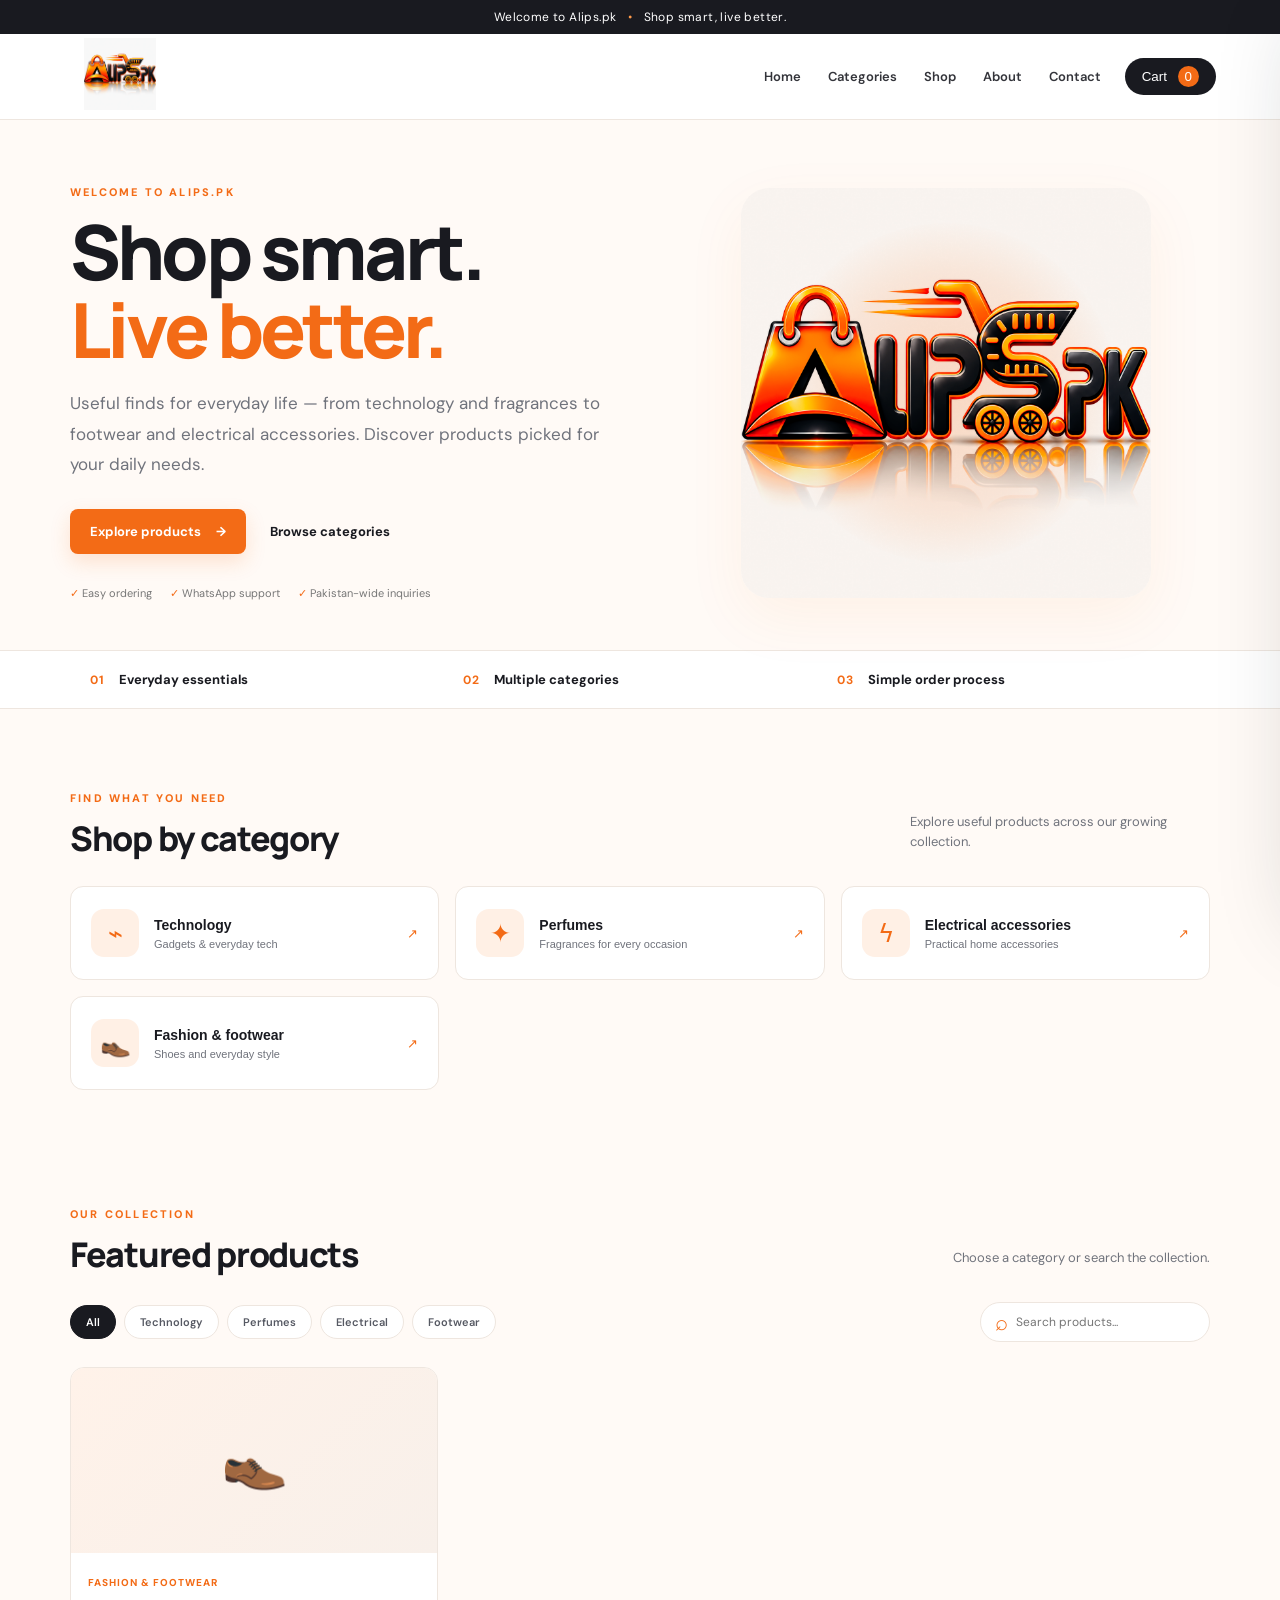
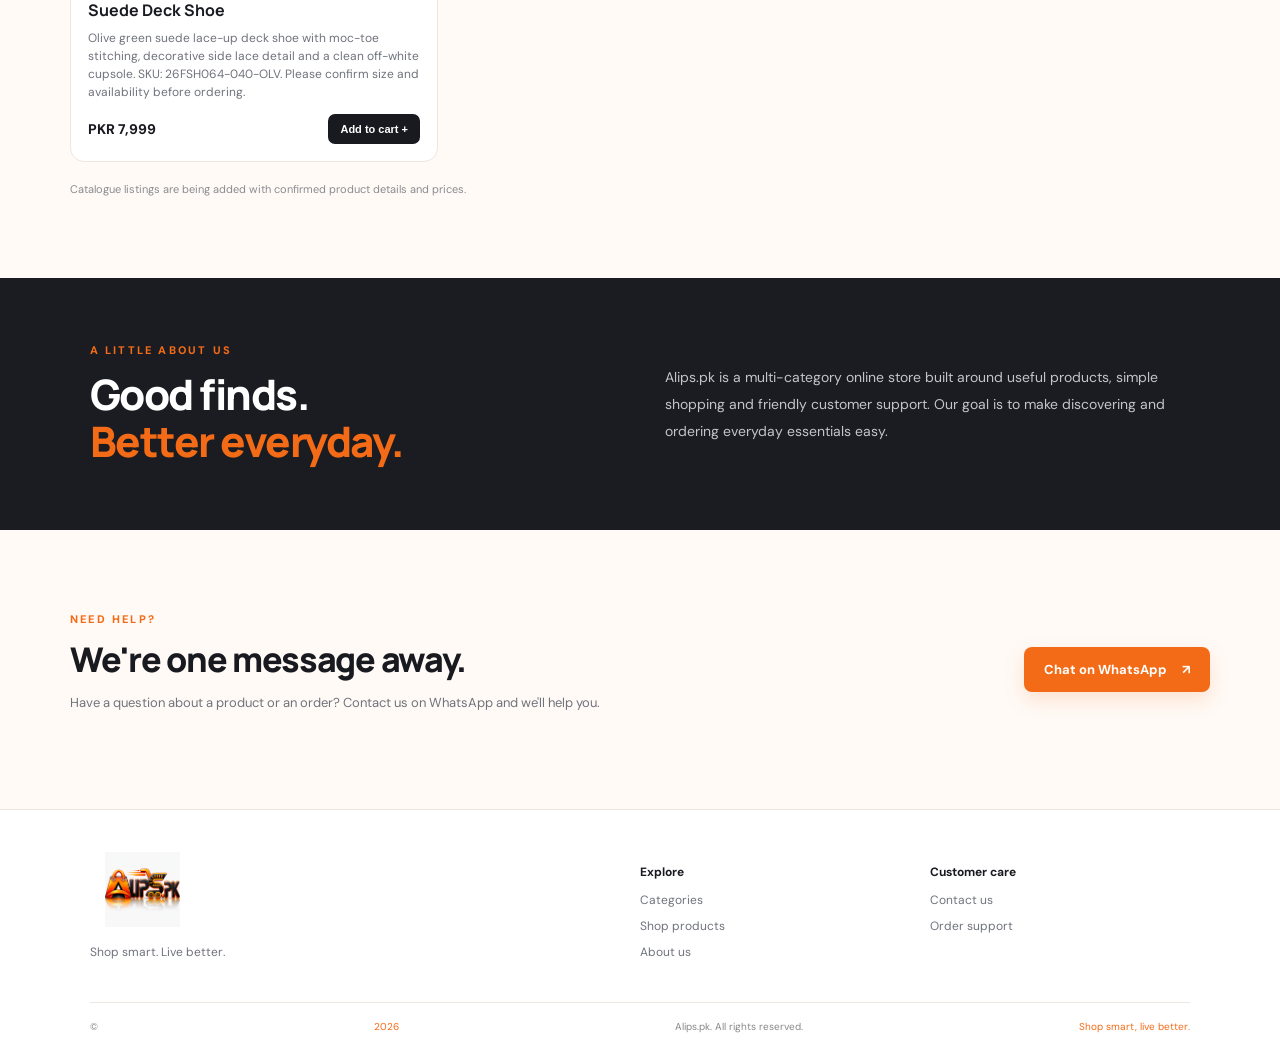
<file: index.html>
<!doctype html>
<html lang="en">
<head>
  <meta charset="utf-8">
  <meta name="viewport" content="width=device-width, initial-scale=1">
  <meta name="theme-color" content="#17191f">
  <meta name="description" content="Discover useful everyday products at Alips.pk. Browse technology, fragrances, footwear and electrical accessories, then place your order through WhatsApp.">
  <link rel="canonical" href="https://alips.pk/">
  <meta property="og:type" content="website">
  <meta property="og:title" content="Alips.pk — Shop Smart. Live Better.">
  <meta property="og:description" content="Explore everyday finds across technology, fragrances, footwear and electrical accessories.">
  <meta property="og:url" content="https://alips.pk/">
  <meta property="og:image" content="https://alips.pk/assets/logo.png">
  <title>Alips.pk — Shop Smart. Live Better.</title>
  <link rel="icon" href="assets/logo.png">
  <link rel="stylesheet" href="styles.css">
</head>
<body>
  <div class="announcement">Welcome to Alips.pk <span>•</span> Shop smart, live better.</div>
  <header class="site-header">
    <a class="brand" href="#home" aria-label="Alips.pk home"><img src="assets/logo.png" alt="Alips.pk logo"></a>
    <button class="menu-toggle" id="menuToggle" aria-label="Open menu" aria-expanded="false">☰</button>
    <nav id="mainNav">
      <a href="#home">Home</a><a href="#categories">Categories</a><a href="#products">Shop</a><a href="#about">About</a><a href="#contact">Contact</a>
    </nav>
    <button class="cart-button" id="openCart" aria-label="Open shopping cart">Cart <span id="cartCount">0</span></button>
  </header>

  <main>
    <section class="hero" id="home">
      <div class="hero-copy">
        <p class="eyebrow">Welcome to Alips.pk</p>
        <h1>Shop smart.<br><span>Live better.</span></h1>
        <p class="hero-text">Useful finds for everyday life — from technology and fragrances to footwear and electrical accessories. Discover products picked for your daily needs.</p>
        <div class="hero-actions"><a class="button primary" href="#products">Explore products <span>→</span></a><a class="text-link" href="#categories">Browse categories</a></div>
        <div class="trust-row"><span>✓ Easy ordering</span><span>✓ WhatsApp support</span><span>✓ Pakistan-wide inquiries</span></div>
      </div>
      <div class="hero-art"><div class="orange-orb"></div><img src="assets/logo.png" alt="Alips.pk shopping logo"></div>
    </section>

    <section class="benefits" aria-label="Store benefits"><div><b>01</b><span>Everyday essentials</span></div><div><b>02</b><span>Multiple categories</span></div><div><b>03</b><span>Simple order process</span></div></section>

    <section class="section" id="categories">
      <div class="section-heading"><div><p class="eyebrow">Find what you need</p><h2>Shop by category</h2></div><p>Explore useful products across our growing collection.</p></div>
      <div class="category-grid">
        <button class="category-card" data-category="Technology"><span class="category-icon">⌁</span><span><b>Technology</b><small>Gadgets & everyday tech</small></span><i>↗</i></button>
        <button class="category-card" data-category="Perfumes"><span class="category-icon">✦</span><span><b>Perfumes</b><small>Fragrances for every occasion</small></span><i>↗</i></button>
        <button class="category-card" data-category="Electrical Accessories"><span class="category-icon">ϟ</span><span><b>Electrical accessories</b><small>Practical home accessories</small></span><i>↗</i></button>
        <button class="category-card" data-category="Fashion & Footwear"><span class="category-icon">👞</span><span><b>Fashion & footwear</b><small>Shoes and everyday style</small></span><i>↗</i></button>
      </div>
    </section>

    <section class="section products-section" id="products">
      <div class="section-heading"><div><p class="eyebrow">Our collection</p><h2>Featured products</h2></div><p>Choose a category or search the collection.</p></div>
      <div class="shop-tools"><div class="filters" id="filters"><button class="filter active" data-filter="All">All</button><button class="filter" data-filter="Technology">Technology</button><button class="filter" data-filter="Perfumes">Perfumes</button><button class="filter" data-filter="Electrical Accessories">Electrical</button><button class="filter" data-filter="Fashion & Footwear">Footwear</button></div><label class="search-box"><span>⌕</span><input id="searchInput" type="search" placeholder="Search products..." aria-label="Search products"></label></div>
      <div class="product-grid" id="productGrid"></div>
      <p class="catalog-note" id="catalogNote">Catalogue listings are being added with confirmed product details and prices.</p>
    </section>

    <section class="about-band" id="about"><div><p class="eyebrow">A little about us</p><h2>Good finds.<br><span>Better everyday.</span></h2></div><p>Alips.pk is a multi-category online store built around useful products, simple shopping and friendly customer support. Our goal is to make discovering and ordering everyday essentials easy.</p></section>

    <section class="contact-section section" id="contact"><div><p class="eyebrow">Need help?</p><h2>We're one message away.</h2><p>Have a question about a product or an order? Contact us on WhatsApp and we'll help you.</p></div><a class="button primary" id="contactWhatsApp" href="#">Chat on WhatsApp <span>↗</span></a></section>
  </main>

  <footer><div class="footer-main"><div><img src="assets/logo.png" alt="Alips.pk" class="footer-logo"><p>Shop smart. Live better.</p></div><div><b>Explore</b><a href="#categories">Categories</a><a href="#products">Shop products</a><a href="#about">About us</a></div><div><b>Customer care</b><a href="#contact">Contact us</a><a href="#contact">Order support</a></div></div><div class="footer-bottom">© <span id="year"></span> Alips.pk. All rights reserved. <span>Shop smart, live better.</span></div></footer>

  <div class="overlay" id="overlay"></div>
  <aside class="cart-drawer" id="cartDrawer" aria-label="Shopping cart" aria-hidden="true"><div class="drawer-head"><div><p class="eyebrow">Your selection</p><h2>Shopping cart</h2></div><button id="closeCart" class="close-button" aria-label="Close cart">×</button></div><div id="cartItems" class="cart-items"></div><div class="cart-summary"><div><span>Subtotal</span><b id="cartSubtotal">PKR 0</b></div><p>Delivery charges, if any, will be confirmed when your order is reviewed.</p><button class="button primary full" id="checkoutButton">Continue to checkout</button></div></aside>

  <div class="checkout-modal" id="checkoutModal" aria-hidden="true"><div class="checkout-card"><div class="drawer-head"><div><p class="eyebrow">Almost there</p><h2>Delivery details</h2></div><button id="closeCheckout" class="close-button" aria-label="Close checkout">×</button></div><form id="checkoutForm"><label>Full name<input name="name" required autocomplete="name" placeholder="Your name"></label><label>Phone number<input name="phone" required inputmode="tel" autocomplete="tel" placeholder="03XX XXXXXXX"></label><label>Delivery address<textarea name="address" required rows="3" placeholder="House, street, area, city"></textarea></label><label>Order notes <small>(optional)</small><textarea name="notes" rows="2" placeholder="Any size, colour or other details"></textarea></label><button class="button primary full" type="submit">Send order on WhatsApp ↗</button><p class="form-note">Your order details will open in WhatsApp for confirmation. No online payment is collected on this demo store.</p></form></div></div>
  <div class="toast" id="toast" role="status"></div>
  <script src="config.js"></script><script src="products.js"></script><script src="app.js"></script>
</body>
</html>
</file>
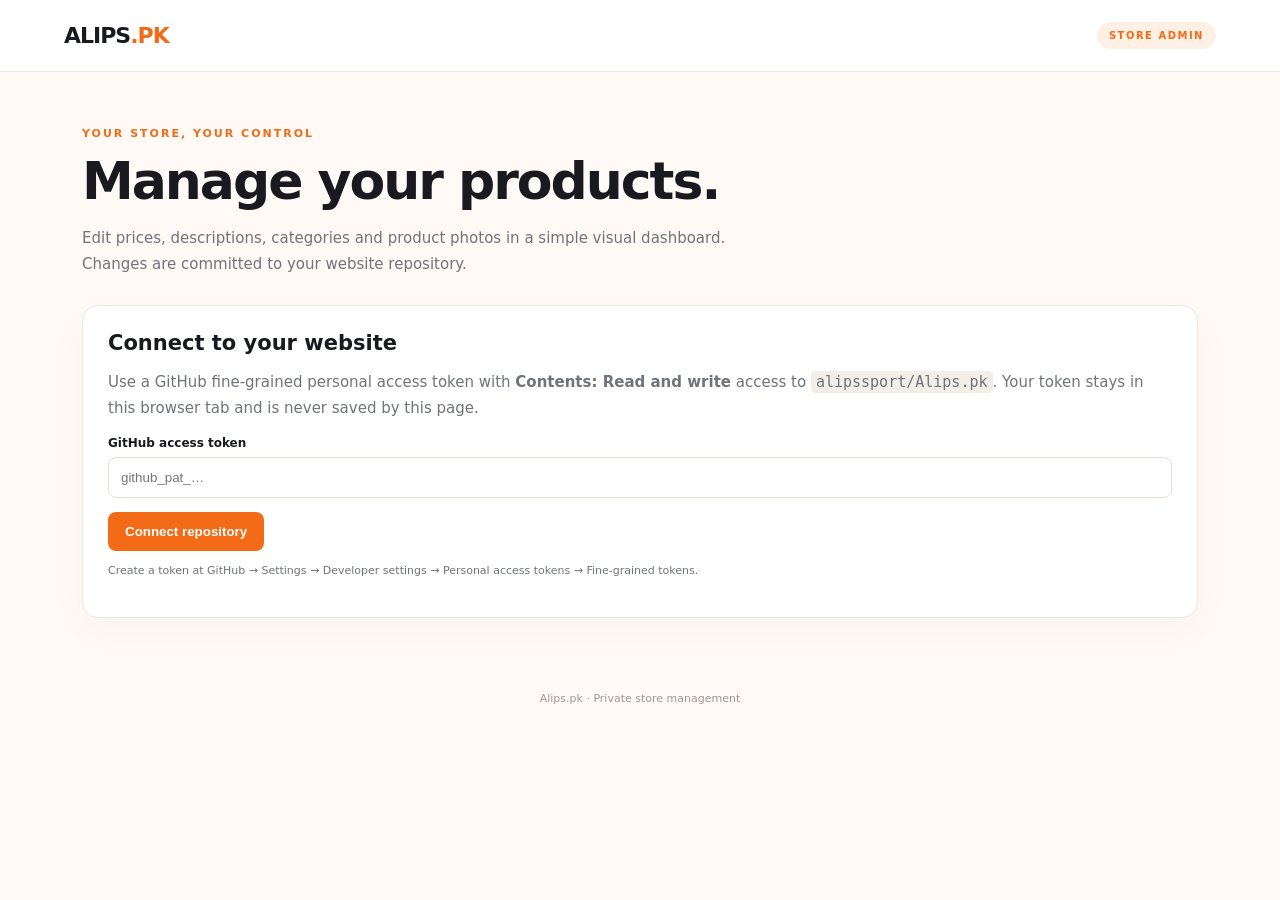
<file: admin/index.html>
<!doctype html>
<html lang="en"><head><meta charset="utf-8"><meta name="viewport" content="width=device-width,initial-scale=1"><meta name="robots" content="noindex,nofollow"><title>Alips.pk · Store Admin</title><link rel="stylesheet" href="admin.css"></head>
<body><header><a href="../" class="brand">ALIPS<span>.PK</span></a><span class="pill">STORE ADMIN</span></header>
<main><section class="intro"><p class="eyebrow">YOUR STORE, YOUR CONTROL</p><h1>Manage your products.</h1><p>Edit prices, descriptions, categories and product photos in a simple visual dashboard. Changes are committed to your website repository.</p></section>
<section class="panel" id="authPanel"><h2>Connect to your website</h2><p>Use a GitHub fine-grained personal access token with <b>Contents: Read and write</b> access to <code>alipssport/Alips.pk</code>. Your token stays in this browser tab and is never saved by this page.</p><label>GitHub access token<input id="token" type="password" autocomplete="off" placeholder="github_pat_…" required></label><button id="connect" class="primary">Connect repository</button><p class="hint">Create a token at GitHub → Settings → Developer settings → Personal access tokens → Fine-grained tokens.</p></section>
<section id="editor" hidden><div class="toolbar"><div><span class="connected" id="connection">Connected</span><h2>Product catalogue</h2></div><button id="newProduct" class="primary">＋ Add product</button></div><div class="layout"><aside id="productList" class="product-list"></aside><form id="productForm" class="panel"><div class="form-head"><h2 id="formTitle">Select a product</h2><button id="deleteProduct" type="button" class="danger" hidden>Delete</button></div><div class="fields"><label>Product name<input name="name" required></label><label>Product ID / SKU<input name="id" required></label><label>Category<select name="category"><option>Technology</option><option>Perfumes</option><option>Electrical Accessories</option><option>Fashion & Footwear</option></select></label><label>Price (PKR)<input name="price" type="number" min="0" step="1" required></label><label class="wide">Description<textarea name="description" rows="4"></textarea></label><label>Product image URL / path<input name="image" placeholder="assets/product.jpg"></label><label>Card icon (if no image)<input name="icon" placeholder="✦"></label><label class="wide">Upload product photo<input id="photo" type="file" accept="image/*"><small>Images are added to the repository's assets folder.</small></label><div class="wide preview" id="preview">Product image preview</div></div><div class="actions"><button type="submit" class="primary" id="save">Save product to GitHub</button><button type="button" id="reset" class="secondary">Discard edits</button></div><p id="status" role="status" class="status"></p></form></div><p class="hint">Saving updates <code>products.js</code> on the main branch. Your live site will show the changes after the hosting provider finishes deploying.</p></section>
</main><footer>Alips.pk · Private store management</footer><script src="admin.js"></script></body></html>
</file>
<file: styles.css>
@import url('https://fonts.googleapis.com/css2?family=DM+Sans:wght@400;500;600;700&family=Manrope:wght@400;500;600;700;800&display=swap');
:root{--orange:#f36b16;--orange-dark:#d95108;--ink:#191a20;--muted:#70737c;--paper:#fffaf6;--line:#eee6df;--white:#fff;--shadow:0 18px 55px #2b1a0e12}*{box-sizing:border-box}html{scroll-behavior:smooth;scroll-padding-top:90px}body{margin:0;background:var(--paper);color:var(--ink);font-family:'DM Sans',Arial,sans-serif}.announcement{background:#191a20;color:#fff;text-align:center;padding:9px 14px;font-size:12px;letter-spacing:.4px}.announcement span{color:#ff9a4a;margin:0 8px}.site-header{height:86px;padding:0 max(5%,calc((100% - 1200px)/2));display:flex;align-items:center;justify-content:space-between;gap:24px;background:#fff;border-bottom:1px solid var(--line);position:sticky;top:0;z-index:20}.brand img{width:112px;height:72px;object-fit:contain}.site-header nav{display:flex;gap:27px;margin-left:auto}.site-header nav a{color:#33343a;text-decoration:none;font-size:13px;font-weight:600}.site-header nav a:hover,.text-link:hover{color:var(--orange)}.cart-button{border:0;background:var(--ink);color:#fff;border-radius:30px;padding:11px 17px;font:600 13px inherit;cursor:pointer}.cart-button span{background:var(--orange);padding:3px 7px;border-radius:20px;margin-left:7px}.menu-toggle{display:none;border:0;background:none;font-size:24px}.hero{max-width:1200px;margin:auto;min-height:530px;padding:65px 30px 50px;display:grid;grid-template-columns:1.05fr .95fr;align-items:center;gap:30px}.eyebrow{color:var(--orange);font-size:11px;font-weight:800;letter-spacing:2.2px;text-transform:uppercase;margin:0 0 14px}.hero h1{font:800 clamp(48px,6vw,76px)/1.02 'Manrope',sans-serif;letter-spacing:-3.8px;margin:0 0 20px}.hero h1 span,.about-band h2 span{color:var(--orange)}.hero-text{max-width:560px;color:var(--muted);font-size:17px;line-height:1.8;margin:0}.hero-actions{display:flex;align-items:center;gap:24px;margin-top:29px}.button{display:inline-flex;align-items:center;justify-content:center;gap:15px;padding:14px 20px;border:0;border-radius:8px;text-decoration:none;font-weight:700;font-size:13px;cursor:pointer;transition:.2s}.primary{background:var(--orange);color:white;box-shadow:0 8px 20px #f36b162b}.primary:hover{background:var(--orange-dark);transform:translateY(-2px)}.text-link{font-size:13px;font-weight:700;color:var(--ink);text-decoration:none}.trust-row{display:flex;flex-wrap:wrap;gap:18px;margin-top:32px;color:#777;font-size:11px}.trust-row span:first-letter{color:var(--orange)}.hero-art{position:relative;display:grid;place-items:center;min-height:390px}.hero-art img{position:relative;width:min(100%,410px);border-radius:28px;mix-blend-mode:multiply;box-shadow:0 20px 60px #ed6b1610}.orange-orb{position:absolute;width:340px;height:340px;background:radial-gradient(circle,#ffdec7 0,#ffebdd 48%,#fffaf6 72%);border-radius:50%}.benefits{border-top:1px solid var(--line);border-bottom:1px solid var(--line);background:#fff;display:grid;grid-template-columns:repeat(3,1fr);padding:20px max(7%,calc((100% - 1120px)/2));gap:20px}.benefits div{display:flex;align-items:center;gap:14px;font-size:13px;font-weight:700}.benefits b{color:var(--orange);font-size:12px;letter-spacing:1px}.section{max-width:1200px;margin:auto;padding:82px 30px}.section-heading{display:flex;justify-content:space-between;align-items:end;gap:20px;margin-bottom:28px}.section-heading h2,.contact-section h2{font:800 34px/1.15 'Manrope',sans-serif;letter-spacing:-1.3px;margin:0}.section-heading>p{color:var(--muted);font-size:13px;margin:0 0 5px;max-width:300px;line-height:1.6}.category-grid{display:grid;grid-template-columns:repeat(3,1fr);gap:16px}.category-card{display:flex;align-items:center;gap:15px;text-align:left;padding:22px 20px;background:#fff;border:1px solid var(--line);border-radius:13px;cursor:pointer;transition:.2s;color:var(--ink)}.category-card:hover{border-color:#f5a36d;transform:translateY(-3px);box-shadow:var(--shadow)}.category-icon{display:grid;place-items:center;width:48px;height:48px;flex-shrink:0;border-radius:13px;background:#fff0e5;color:var(--orange);font-size:25px}.category-card b,.category-card small{display:block}.category-card b{font-size:14px}.category-card small{font-size:11px;color:var(--muted);margin-top:5px}.category-card i{font-style:normal;margin-left:auto;color:var(--orange)}.products-section{padding-top:35px}.shop-tools{display:flex;justify-content:space-between;gap:20px;align-items:center;margin-bottom:25px}.filters{display:flex;flex-wrap:wrap;gap:8px}.filter{background:#fff;border:1px solid var(--line);border-radius:30px;padding:9px 15px;font:600 11px 'DM Sans';color:#565963;cursor:pointer}.filter.active,.filter:hover{background:var(--ink);border-color:var(--ink);color:#fff}.search-box{display:flex;align-items:center;gap:8px;border:1px solid var(--line);background:#fff;border-radius:30px;padding:0 14px;width:230px}.search-box span{font-size:22px;color:var(--orange)}.search-box input{width:100%;border:0;outline:0;padding:11px 0;background:transparent;font:12px 'DM Sans'}.product-grid{display:grid;grid-template-columns:repeat(3,1fr);gap:18px}.product-card{background:#fff;border:1px solid var(--line);border-radius:14px;overflow:hidden;transition:.2s}.product-card:hover{transform:translateY(-4px);box-shadow:var(--shadow)}.product-visual{height:185px;display:grid;place-items:center;background:linear-gradient(135deg,#fff2e9,#f8f0ea);font-size:54px;color:var(--orange)}.product-info{padding:17px}.product-category{font-size:10px;color:var(--orange);font-weight:800;letter-spacing:1px;text-transform:uppercase}.product-info h3{font:700 16px 'Manrope';margin:8px 0}.product-info p{font-size:12px;color:var(--muted);line-height:1.5;min-height:34px;margin:0 0 13px}.product-bottom{display:flex;align-items:center;justify-content:space-between;gap:10px}.product-price{font-weight:800;font-size:14px}.add-button{background:var(--ink);color:#fff;border:0;border-radius:7px;padding:9px 12px;font-size:11px;font-weight:700;cursor:pointer}.add-button:hover{background:var(--orange)}.catalog-note{font-size:11px;color:#8a8b90;margin:20px 0 0}.catalog-note code{background:#f3e9e1;padding:2px 5px;border-radius:4px}.empty-state{grid-column:1/-1;text-align:center;padding:55px 20px;color:var(--muted);background:#fff;border:1px dashed var(--line);border-radius:14px}.about-band{background:#1b1c22;color:#fff;padding:65px max(7%,calc((100% - 1120px)/2));display:grid;grid-template-columns:1fr 1fr;align-items:center;gap:50px}.about-band h2{font:800 42px/1.12 'Manrope';letter-spacing:-1.5px;margin:0}.about-band>p{color:#c4c4c9;font-size:14px;line-height:1.9;margin:0}.contact-section{display:flex;align-items:center;justify-content:space-between;gap:30px}.contact-section p:not(.eyebrow){color:var(--muted);font-size:13px;line-height:1.7;max-width:550px}.contact-section .button{flex-shrink:0}footer{background:#fff;border-top:1px solid var(--line);padding:42px max(7%,calc((100% - 1120px)/2)) 18px}.footer-main{display:grid;grid-template-columns:2fr 1fr 1fr;gap:30px;padding-bottom:30px}.footer-logo{width:105px;height:75px;object-fit:contain}.footer-main p{font-size:12px;color:var(--muted)}.footer-main b{display:block;font-size:12px;margin:12px 0}.footer-main a{display:block;text-decoration:none;color:var(--muted);font-size:12px;margin:10px 0}.footer-main a:hover{color:var(--orange)}.footer-bottom{border-top:1px solid var(--line);padding-top:17px;display:flex;justify-content:space-between;gap:15px;color:#888;font-size:10px}.footer-bottom span{color:var(--orange)}.overlay{position:fixed;inset:0;background:#15151580;z-index:40;opacity:0;pointer-events:none;transition:.2s}.overlay.show{opacity:1;pointer-events:auto}.cart-drawer{position:fixed;right:0;top:0;height:100dvh;width:min(440px,100%);background:#fff;z-index:41;transform:translateX(105%);transition:.25s;display:flex;flex-direction:column;padding:25px}.cart-drawer.open{transform:translateX(0)}.drawer-head{display:flex;justify-content:space-between;align-items:center;border-bottom:1px solid var(--line);padding-bottom:18px}.drawer-head .eyebrow{margin-bottom:6px}.drawer-head h2{font:800 22px 'Manrope';margin:0}.close-button{border:0;background:#f5f1ee;border-radius:50%;width:34px;height:34px;font-size:24px;cursor:pointer}.cart-items{overflow:auto;flex:1;padding:15px 0}.cart-row{display:grid;grid-template-columns:1fr auto;gap:10px;padding:14px 0;border-bottom:1px solid var(--line)}.cart-row b{font-size:13px}.cart-row small{display:block;color:var(--muted);margin-top:5px}.qty-controls{display:flex;align-items:center;gap:8px;margin-top:9px}.qty-controls button{border:1px solid var(--line);background:#fff;border-radius:5px;width:25px;height:25px;cursor:pointer}.remove-item{border:0;background:none;color:#b44;font-size:11px;cursor:pointer;margin-left:7px}.cart-summary{border-top:1px solid var(--line);padding-top:17px}.cart-summary>div{display:flex;justify-content:space-between;font-size:15px}.cart-summary p,.form-note{font-size:11px;line-height:1.5;color:var(--muted)}.full{width:100%}.checkout-modal{position:fixed;inset:0;z-index:50;background:#15151580;display:none;place-items:center;padding:15px}.checkout-modal.show{display:grid}.checkout-card{background:#fff;border-radius:15px;padding:24px;width:min(480px,100%);max-height:95dvh;overflow:auto}.checkout-card form{padding-top:18px}.checkout-card label{display:block;font-size:12px;font-weight:700;margin-bottom:13px}.checkout-card label small{font-weight:400;color:var(--muted)}.checkout-card input,.checkout-card textarea{display:block;width:100%;margin-top:7px;padding:12px;border:1px solid var(--line);border-radius:7px;font:13px 'DM Sans';outline-color:var(--orange);resize:vertical}.form-note{text-align:center}.toast{position:fixed;bottom:22px;left:50%;transform:translate(-50%,20px);opacity:0;pointer-events:none;background:#191a20;color:#fff;padding:12px 18px;border-radius:30px;font-size:12px;z-index:70;transition:.2s}.toast.show{opacity:1;transform:translate(-50%,0)}
@media(max-width:800px){.site-header{height:75px;padding:0 18px;gap:12px}.brand img{width:90px;height:62px}.menu-toggle{display:block;margin-left:auto}.site-header nav{display:none;position:absolute;top:74px;left:0;right:0;background:#fff;padding:18px 24px 22px;box-shadow:0 12px 20px #0000000b;flex-direction:column;gap:18px}.site-header nav.open{display:flex}.cart-button{padding:10px 12px}.hero{grid-template-columns:1fr;text-align:center;padding:50px 22px 40px;gap:15px}.hero h1{font-size:54px;letter-spacing:-2.5px}.hero-text{font-size:15px}.hero-actions,.trust-row{justify-content:center}.hero-art{min-height:270px}.hero-art img{max-width:280px}.orange-orb{width:240px;height:240px}.benefits{padding:17px 20px;gap:8px}.benefits div{font-size:10px;gap:7px}.section{padding:62px 20px}.section-heading{display:block}.section-heading>p{margin-top:12px}.category-grid{grid-template-columns:1fr}.products-section{padding-top:20px}.shop-tools{align-items:stretch;flex-direction:column}.search-box{width:100%}.product-grid{grid-template-columns:repeat(2,1fr);gap:12px}.product-visual{height:135px}.product-info{padding:13px}.product-info h3{font-size:13px}.product-info p{font-size:10px}.product-price{font-size:12px}.add-button{padding:8px;font-size:10px}.about-band{grid-template-columns:1fr;gap:22px;padding:48px 23px}.about-band h2{font-size:36px}.contact-section{display:block}.contact-section .button{margin-top:12px}.footer-main{grid-template-columns:1fr 1fr}.footer-main>div:first-child{grid-column:1/-1}.footer-bottom{display:block;line-height:2}.footer-bottom span{display:block}}@media(max-width:380px){.product-grid{grid-template-columns:1fr}.product-visual{height:170px}.trust-row{gap:9px;font-size:9px}.hero h1{font-size:47px}}


/* Professional polish: accessible focus, calmer motion, and resilient small screens. */
:focus-visible{outline:3px solid #f36b16;outline-offset:3px}
button,a,input,textarea{ -webkit-tap-highlight-color:transparent }
button:disabled{cursor:not-allowed}
.product-visual{position:relative;overflow:hidden}
.product-visual img{transition:transform .35s ease}
.product-card:hover .product-visual img{transform:scale(1.045)}
.product-card:focus-within{border-color:#f5a36d;box-shadow:var(--shadow)}
.category-card:focus-visible,.filter:focus-visible,.add-button:focus-visible{outline-offset:4px}
.cart-drawer,.checkout-card{box-shadow:0 24px 80px #17191f30}
.search-box:focus-within{border-color:#f36b16;box-shadow:0 0 0 3px #f36b1615}
@media(max-width:520px){
  .announcement{font-size:10px}
  .hero{padding-top:38px}
  .trust-row{line-height:1.7}
  .filters{gap:6px}
  .filter{padding:9px 12px}
  .product-bottom{align-items:flex-start;flex-direction:column}
  .add-button{width:100%;padding:11px}
  .cart-drawer{padding:20px}
  .checkout-card{padding:18px}
}
@media(prefers-reduced-motion:reduce){
  *,*::before,*::after{scroll-behavior:auto!important;animation-duration:.01ms!important;animation-iteration-count:1!important;transition-duration:.01ms!important}
}
</file>
<file: admin/admin.css>
:root{--ink:#191a20;--orange:#f36b16;--line:#eee6df;--muted:#70737c;--paper:#fffaf6}*{box-sizing:border-box}body{margin:0;background:var(--paper);color:var(--ink);font:15px system-ui,-apple-system,sans-serif}header{height:72px;background:white;border-bottom:1px solid var(--line);display:flex;align-items:center;justify-content:space-between;padding:0 max(5%,calc((100% - 1160px)/2))}.brand{font-weight:900;letter-spacing:-1px;color:var(--ink);text-decoration:none;font-size:22px}.brand span{color:var(--orange)}.pill{font-size:10px;font-weight:800;letter-spacing:1.5px;color:var(--orange);background:#fff0e5;padding:8px 12px;border-radius:20px}main{max-width:1160px;margin:auto;padding:44px 22px}.intro{max-width:700px;margin-bottom:28px}.eyebrow{font-size:11px;letter-spacing:2px;font-weight:800;color:var(--orange)}h1{font-size:clamp(34px,5vw,52px);letter-spacing:-2px;margin:10px 0}h2{font-size:21px;margin:0 0 14px}.intro p:last-child,.panel p{color:var(--muted);line-height:1.7}.panel{background:#fff;border:1px solid var(--line);border-radius:16px;padding:25px;box-shadow:0 12px 38px #26190b08}.panel label{display:block;font-size:12px;font-weight:700;margin:14px 0}.panel input,.panel textarea,.panel select{display:block;width:100%;margin-top:7px;padding:12px;border:1px solid #e6ded7;border-radius:8px;background:white;color:var(--ink);font:14px inherit}.panel input:focus,.panel textarea:focus,.panel select:focus{outline:2px solid #f8c49e;border-color:var(--orange)}button{border:0;border-radius:8px;padding:12px 17px;font-weight:750;cursor:pointer}.primary{background:var(--orange);color:white}.secondary{background:#f3efeb;color:var(--ink)}.danger{background:#fff0ef;color:#b42c22}.hint,small{font-size:11px!important;color:var(--muted)!important;line-height:1.6}.toolbar{display:flex;align-items:center;justify-content:space-between;margin:34px 0 18px}.toolbar h2{margin:4px 0}.connected{color:#21834a;font-size:11px;font-weight:800}.layout{display:grid;grid-template-columns:250px 1fr;gap:18px}.product-list{display:flex;flex-direction:column;gap:8px}.product-item{background:white;border:1px solid var(--line);border-radius:10px;padding:14px;text-align:left;color:var(--ink)}.product-item.active{border-color:var(--orange);box-shadow:0 0 0 1px var(--orange)}.product-item b,.product-item small{display:block}.product-item small{margin-top:5px}.form-head{display:flex;justify-content:space-between;align-items:center}.fields{display:grid;grid-template-columns:1fr 1fr;gap:0 16px}.wide{grid-column:1/-1}.preview{background:#faf6f2;border:1px dashed #dfd3c8;border-radius:10px;min-height:95px;display:grid;place-items:center;color:var(--muted);font-size:12px;overflow:hidden}.preview img{max-width:100%;max-height:210px;object-fit:contain}.actions{display:flex;gap:10px;margin-top:18px;flex-wrap:wrap}.status{min-height:18px;font-size:12px!important}.status.error{color:#b42c22}.status.success{color:#21834a}footer{text-align:center;color:#999;font-size:11px;padding:30px}code{background:#f4eee8;padding:2px 5px;border-radius:4px}@media(max-width:760px){main{padding:25px 14px}.layout{grid-template-columns:1fr}.product-list{display:grid;grid-template-columns:repeat(2,1fr)}.fields{grid-template-columns:1fr}.wide{grid-column:auto}.panel{padding:17px}.toolbar{align-items:flex-start;gap:10px}.toolbar .primary{white-space:nowrap}}
</file>
